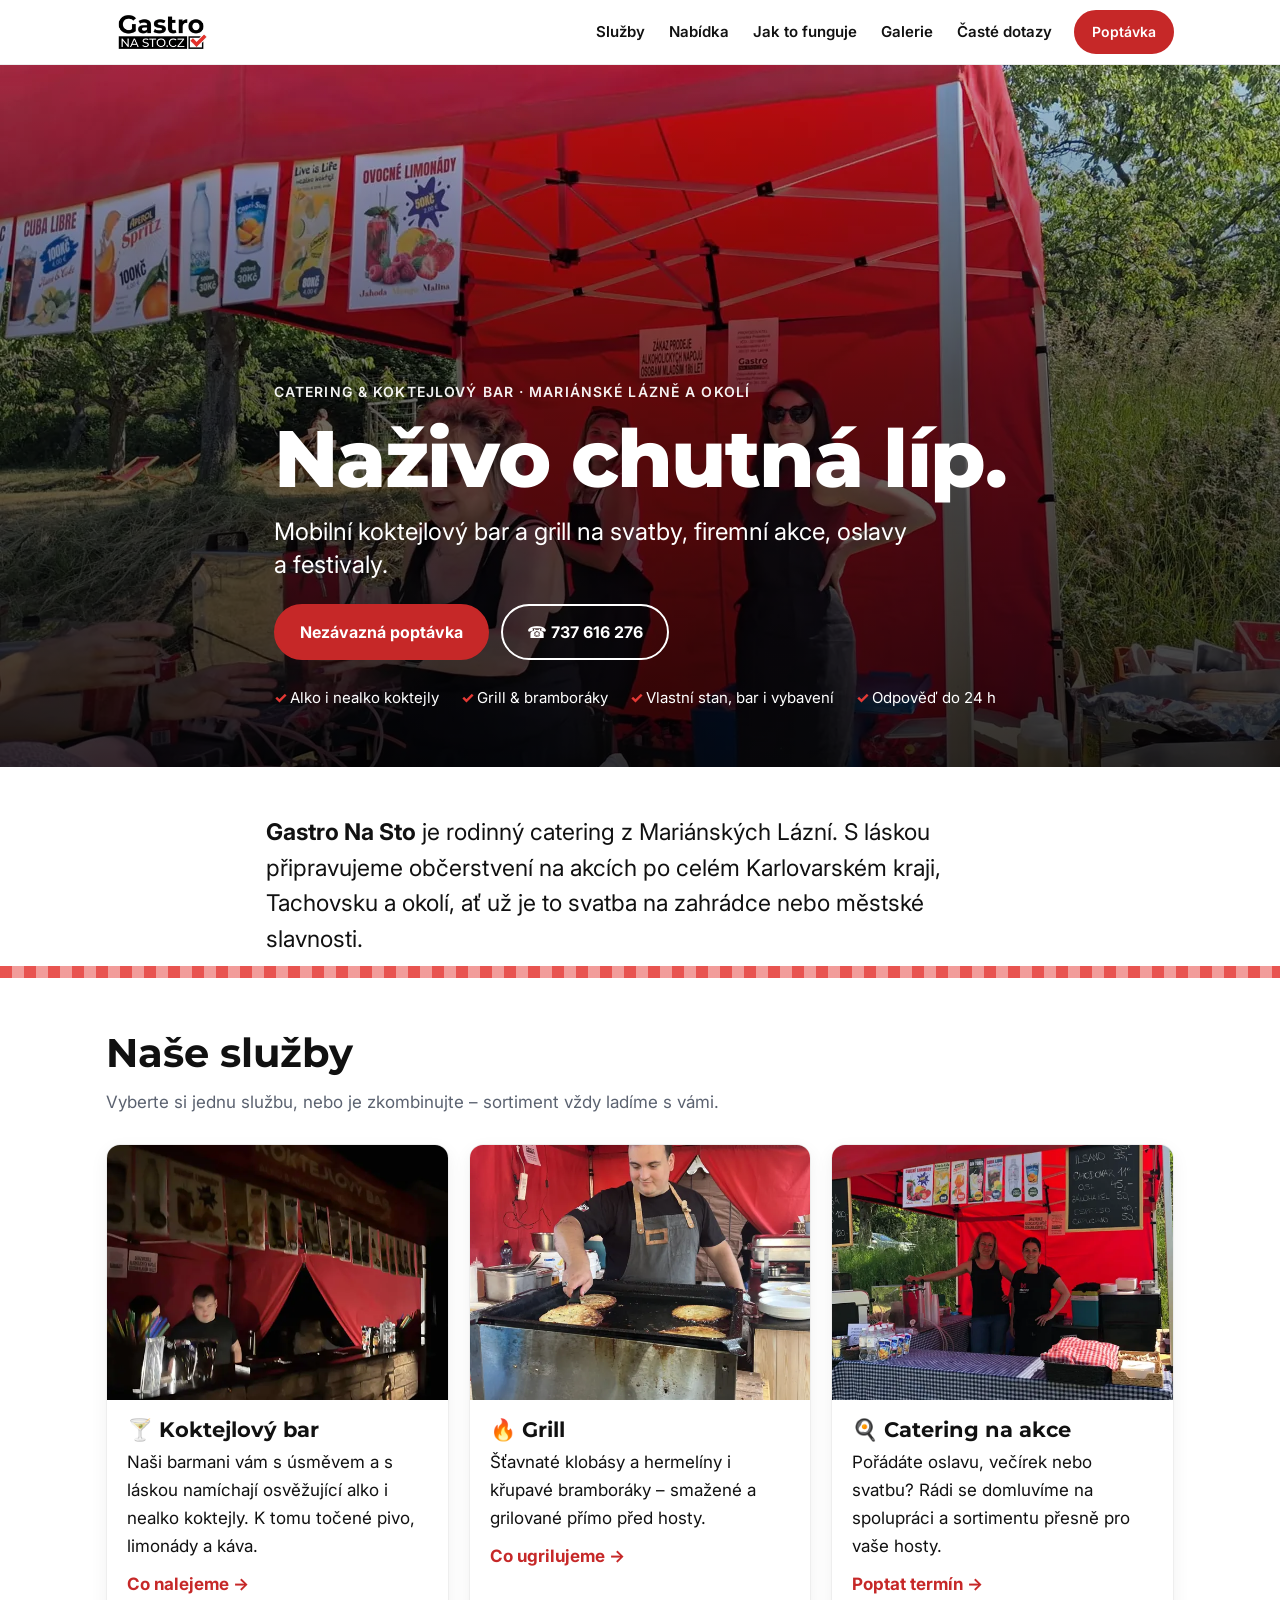
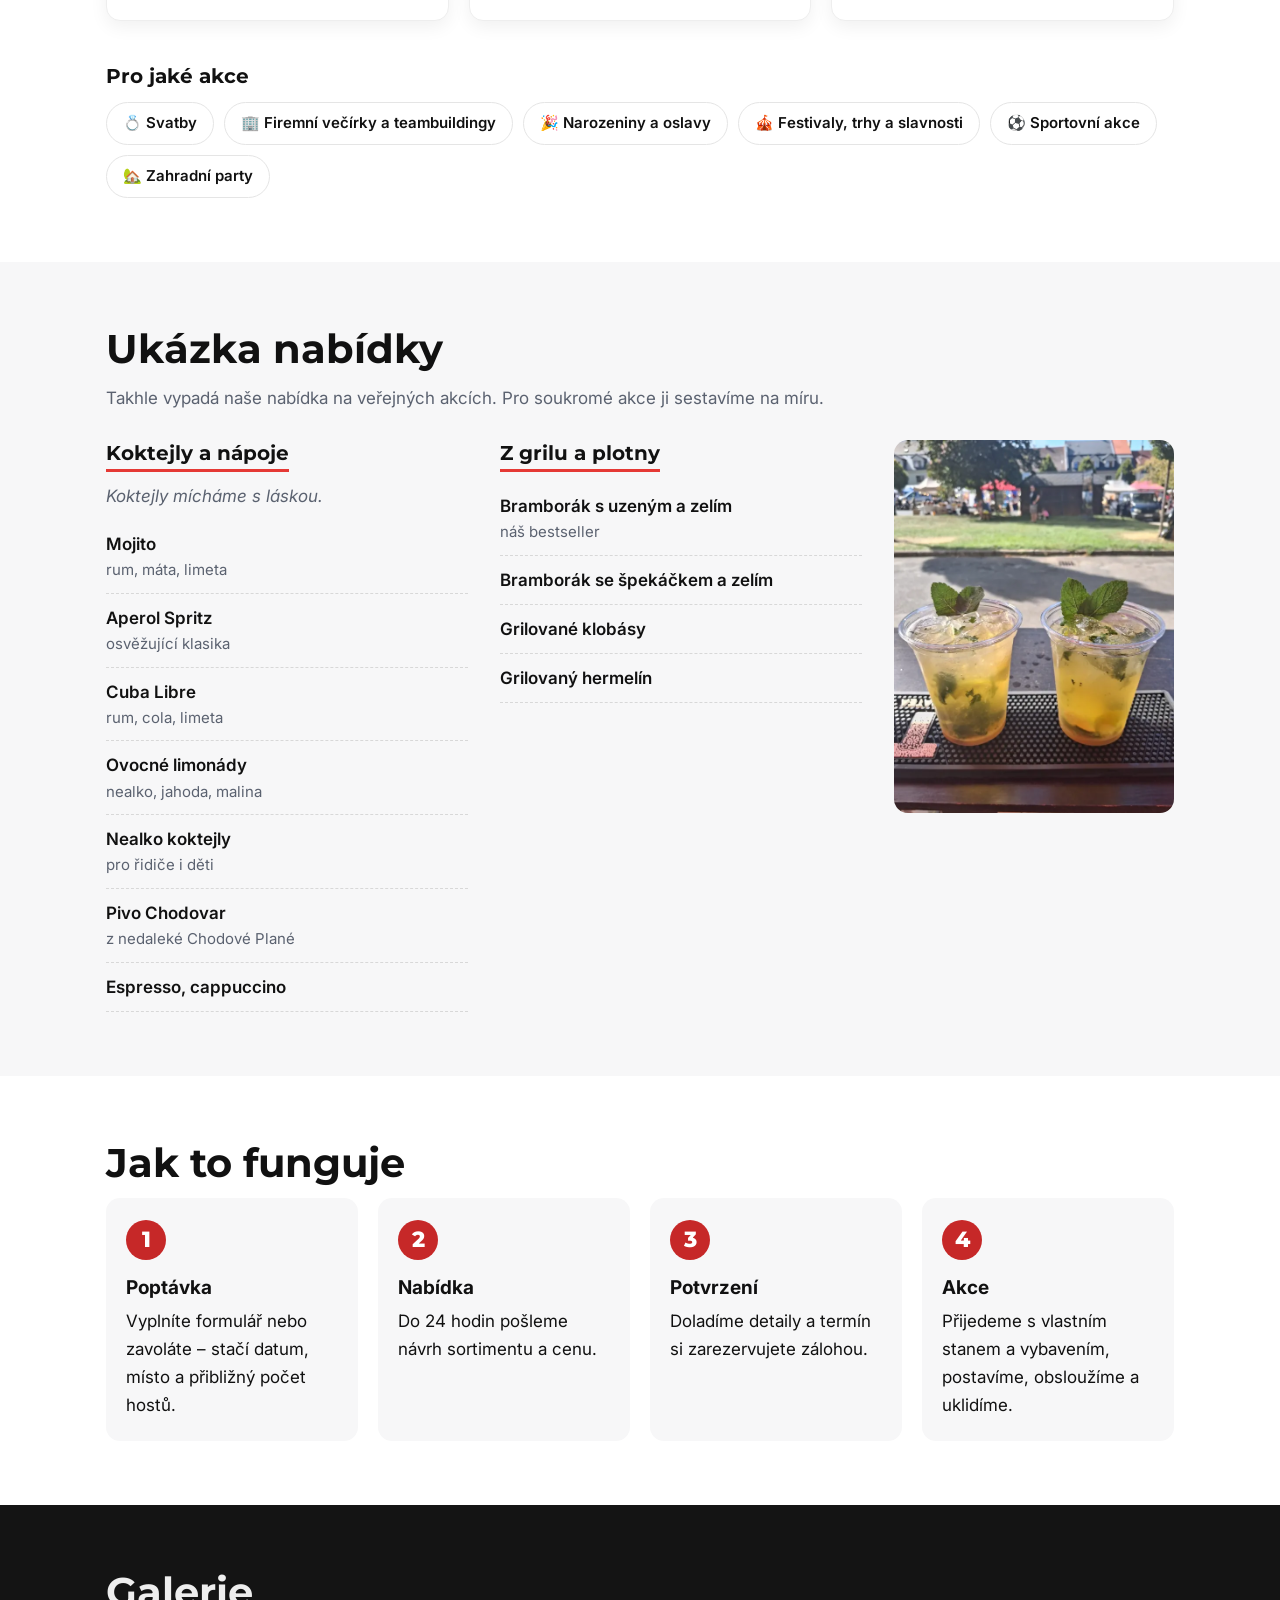
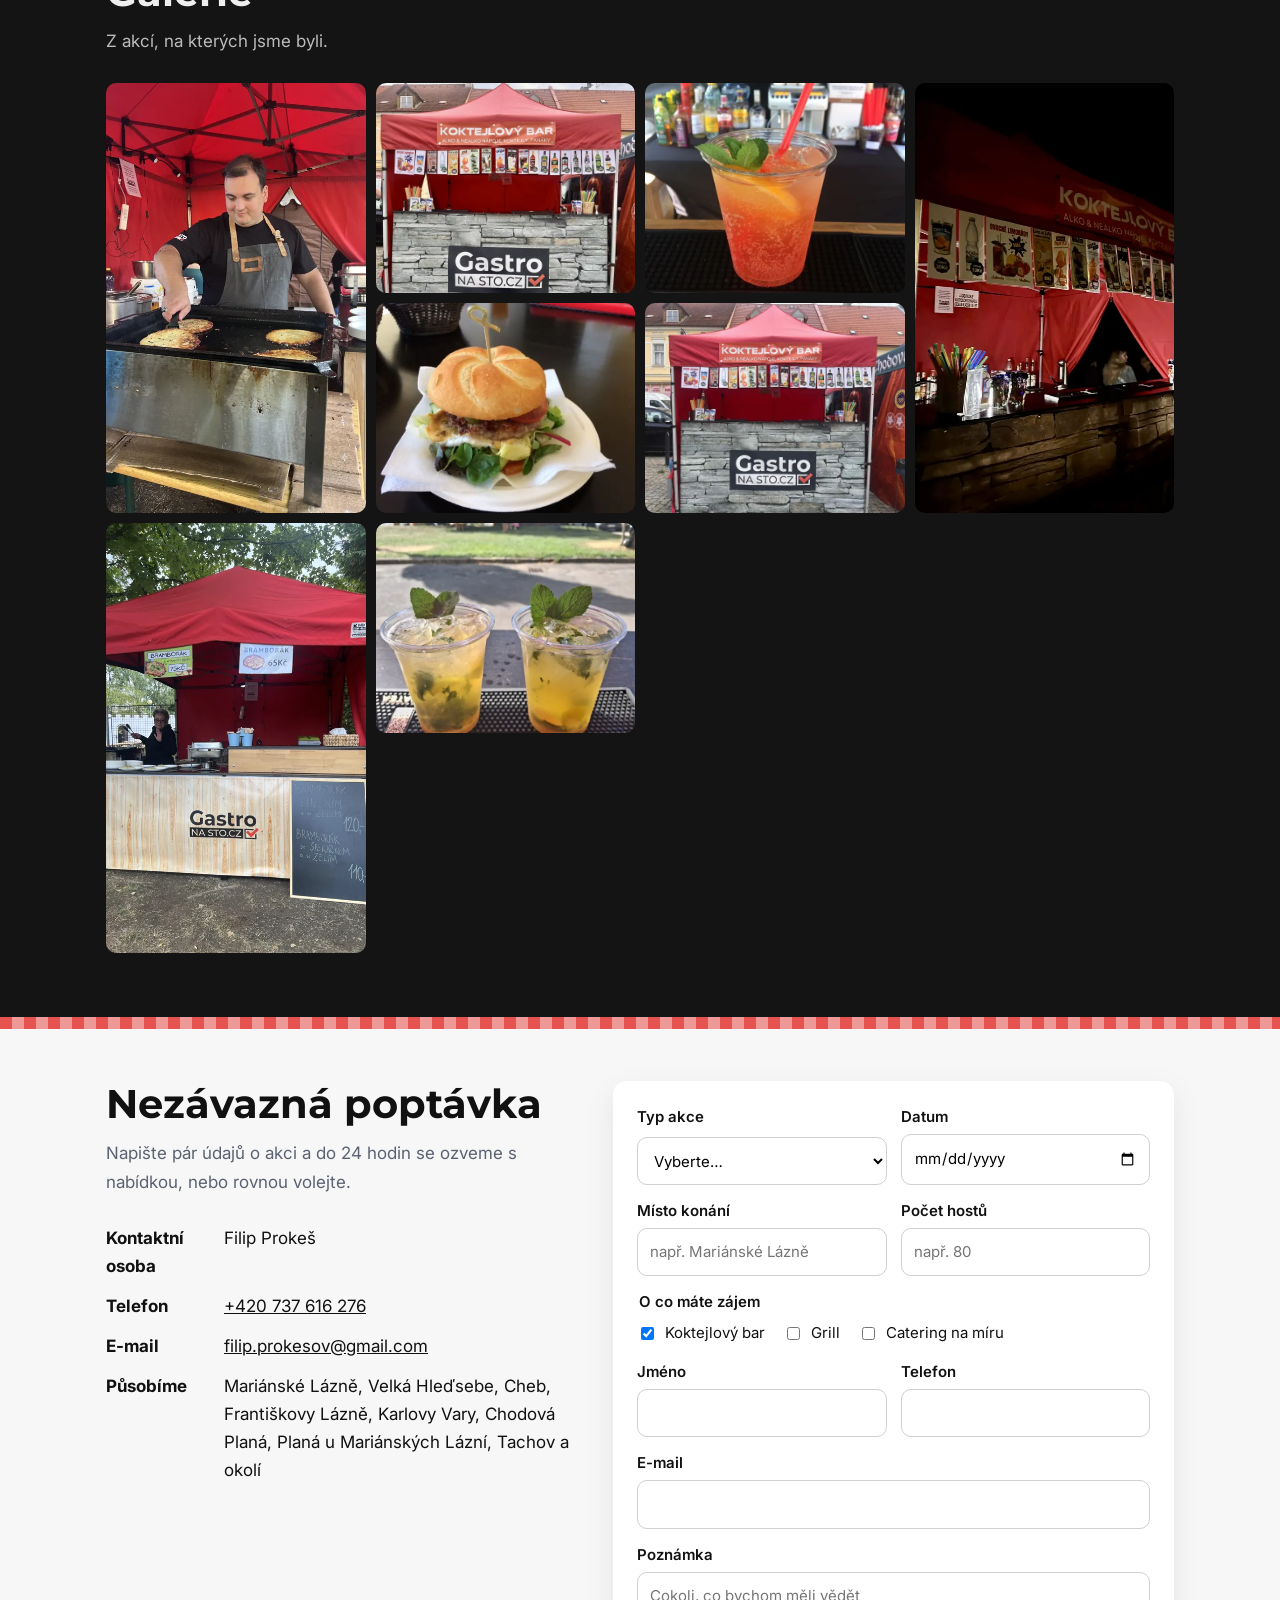
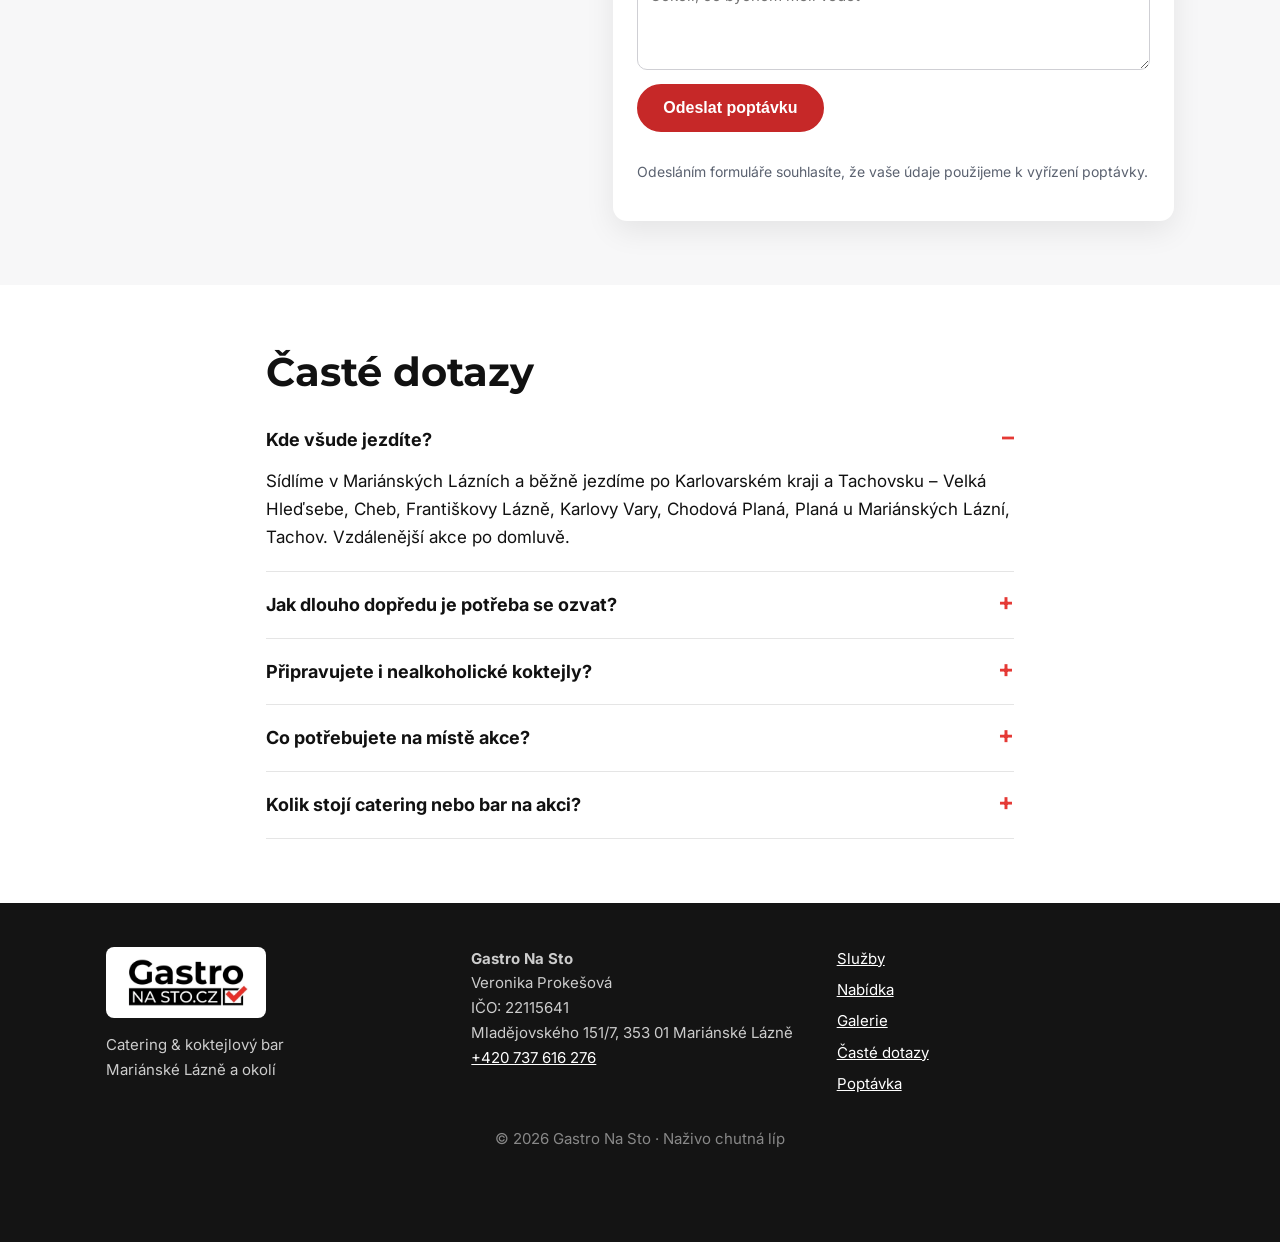
<file: navrh/index.html>
<!doctype html>
<html lang="cs">
<head>
<meta charset="utf-8">
<meta name="viewport" content="width=device-width, initial-scale=1">
<title>Catering a koktejlový bar na akce | Mariánské Lázně | Gastro Na Sto</title>
<meta name="description" content="Mobilní koktejlový bar a grill na svatby, firemní večírky, oslavy a festivaly v Mariánských Lázních a okolí. Alko i nealko koktejly, bramboráky, klobásy. Nezávazná poptávka do 24 h.">
<link rel="canonical" href="https://gastronasto.eu/">
<meta name="robots" content="index, follow, max-image-preview:large">
<meta name="theme-color" content="#c62828">

<meta property="og:type" content="website">
<meta property="og:locale" content="cs_CZ">
<meta property="og:site_name" content="Gastro Na Sto">
<meta property="og:title" content="Gastro Na Sto – catering a koktejlový bar na vaši akci">
<meta property="og:description" content="Naživo chutná líp. Koktejlový bar a grill na svatby, firemní akce a festivaly v Mariánských Lázních a okolí.">
<meta property="og:url" content="https://gastronasto.eu/">
<meta property="og:image" content="https://gastronasto.eu/img/og-image.jpg">
<meta property="og:image:width" content="1200">
<meta property="og:image:height" content="630">
<meta name="twitter:card" content="summary_large_image">

<link rel="icon" href="img/favicon-32.png" sizes="32x32">
<link rel="apple-touch-icon" href="img/apple-touch-icon.png">
<link rel="preload" as="image" href="img/hero-1280.webp" imagesrcset="img/hero-640.webp 640w, img/hero-1280.webp 1280w" imagesizes="100vw">
<link rel="preconnect" href="https://fonts.googleapis.com">
<link rel="preconnect" href="https://fonts.gstatic.com" crossorigin>
<link href="https://fonts.googleapis.com/css2?family=Montserrat:wght@700;800&family=Inter:wght@400;600&display=swap" rel="stylesheet">
<link rel="stylesheet" href="style.css">

<!-- Strukturovaná data: firma, oblast působnosti, služby, FAQ. Žluté [DOPLNIT] hodnoty je nutné vyplnit před nasazením. -->
<script type="application/ld+json">
{
  "@context": "https://schema.org",
  "@graph": [
    {
      "@type": ["LocalBusiness", "FoodEstablishment"],
      "@id": "https://gastronasto.eu/#firma",
      "name": "Gastro Na Sto",
      "slogan": "Naživo chutná líp",
      "description": "Rodinný mobilní koktejlový bar a grill z Mariánských Lázní. Catering na svatby, firemní večírky, oslavy, festivaly a trhy v Mariánských Lázních a okolí.",
      "url": "https://gastronasto.eu/",
      "logo": "https://gastronasto.eu/img/logo.png",
      "image": ["https://gastronasto.eu/img/og-image.jpg"],
      "telephone": "+420737616276",
      "email": "filip.prokesov@gmail.com",
      "priceRange": "$$",
      "servesCuisine": ["Česká kuchyně", "Grill", "Koktejly"],
      "address": {
        "@type": "PostalAddress",
        "streetAddress": "Mladějovského 151/7",
        "addressLocality": "Mariánské Lázně",
        "addressRegion": "Karlovarský kraj",
        "postalCode": "353 01",
        "addressCountry": "CZ"
      },
      "areaServed": [
        {"@type": "City", "name": "Mariánské Lázně"},
        {"@type": "City", "name": "Velká Hleďsebe"},
        {"@type": "City", "name": "Cheb"},
        {"@type": "City", "name": "Františkovy Lázně"},
        {"@type": "City", "name": "Karlovy Vary"},
        {"@type": "City", "name": "Chodová Planá"},
        {"@type": "City", "name": "Planá u Mariánských Lázní"},
        {"@type": "City", "name": "Tachov"},
        {"@type": "AdministrativeArea", "name": "Karlovarský kraj"}
      ],
      "hasOfferCatalog": {
        "@type": "OfferCatalog",
        "name": "Služby",
        "itemListElement": [
          {"@type": "Offer", "itemOffered": {"@type": "Service", "name": "Mobilní koktejlový bar", "description": "Alko i nealko koktejly, limonády, pivo a káva s obsluhou barmanů."}},
          {"@type": "Offer", "itemOffered": {"@type": "Service", "name": "Grill a street food", "description": "Klobásy, grilovaný hermelín, bramboráky."}},
          {"@type": "Offer", "itemOffered": {"@type": "Service", "name": "Catering na soukromé a firemní akce", "description": "Svatby, oslavy, firemní večírky – sortiment na míru."}}
        ]
      }
    },
    {
      "@type": "WebSite",
      "@id": "https://gastronasto.eu/#web",
      "url": "https://gastronasto.eu/",
      "name": "Gastro Na Sto",
      "inLanguage": "cs-CZ",
      "publisher": {"@id": "https://gastronasto.eu/#firma"}
    },
    {
      "@type": "FAQPage",
      "mainEntity": [
        {"@type": "Question", "name": "Kde všude jezdíte?", "acceptedAnswer": {"@type": "Answer", "text": "Sídlíme v Mariánských Lázních a běžně jezdíme po Karlovarském kraji a Tachovsku – Velká Hleďsebe, Cheb, Františkovy Lázně, Karlovy Vary, Chodová Planá, Planá u Mariánských Lázní, Tachov. Vzdálenější akce po domluvě."}},
        {"@type": "Question", "name": "Jak dlouho dopředu je potřeba se ozvat?", "acceptedAnswer": {"@type": "Answer", "text": "Na letní sezónu a svatby doporučujeme poptat 2–3 měsíce předem. Menší akce zvládneme i za pár týdnů, pokud máme volný termín."}},
        {"@type": "Question", "name": "Připravujete i nealkoholické koktejly?", "acceptedAnswer": {"@type": "Answer", "text": "Ano. Kromě klasik jako Mojito, Aperol Spritz nebo Cuba Libre připravujeme nealko verze a ovocné limonády."}},
        {"@type": "Question", "name": "Co potřebujete na místě akce?", "acceptedAnswer": {"@type": "Answer", "text": "Rovnou plochu zhruba 3 × 3 m pro stan a přípojku elektřiny 230 V. Stan, bar, grill i nádobí vozíme vlastní."}},
        {"@type": "Question", "name": "Kolik stojí catering nebo bar na akci?", "acceptedAnswer": {"@type": "Answer", "text": "Cena záleží na počtu hostů, délce akce a sortimentu. Po vyplnění poptávky pošleme nezávaznou nabídku do 24 hodin."}}
      ]
    }
  ]
}
</script>
</head>
<body>

<a class="skip" href="#obsah">Přeskočit na obsah</a>

<header class="gns-header">
  <div class="gns-wrap gns-header__in">
    <a href="#top" class="brand" aria-label="Gastro Na Sto – úvod">
      <img src="img/logo.webp" width="400" height="160" alt="Gastro Na Sto">
    </a>
    <button class="nav-toggle" aria-expanded="false" aria-controls="menu">
      <span class="sr">Menu</span><span class="bars" aria-hidden="true"></span>
    </button>
    <nav id="menu" class="nav" aria-label="Hlavní menu">
      <ul>
        <li><a href="#sluzby">Služby</a></li>
        <li><a href="#nabidka">Nabídka</a></li>
        <li><a href="#jak-to-funguje">Jak to funguje</a></li>
        <li><a href="#galerie">Galerie</a></li>
        <li><a href="#faq">Časté dotazy</a></li>
        <li class="nav-cta"><a class="gns-btn gns-btn--sm" href="#poptavka">Poptávka</a></li>
      </ul>
    </nav>
  </div>
</header>

<section id="top" class="gns-hero">
  <picture>
    <source type="image/webp" srcset="img/hero-640.webp 640w, img/hero-1280.webp 1280w" sizes="100vw">
    <img class="gns-hero__img" src="img/hero-1280.webp" alt="Obsluha Gastro Na Sto podává nápoje na letní akci pod červeným stanem" fetchpriority="high" width="1280" height="960">
  </picture>
  <div class="gns-hero__overlay"></div>
  <div class="gns-hero__inner gns-wrap">
    <p class="eyebrow">Catering &amp; koktejlový bar · Mariánské Lázně a okolí</p>
    <h1>
      <span class="display">Naživo chutná líp.</span>
      <span class="h1-sub">Mobilní koktejlový bar a grill na svatby, firemní akce, oslavy a festivaly.</span>
    </h1>
    <p class="hero-cta">
      <a class="gns-btn" href="#poptavka">Nezávazná poptávka</a>
      <a class="gns-btn gns-btn--ghost" href="tel:+420737616276">☎ 737 616 276</a>
    </p>
    <ul class="hero-points">
      <li>Alko i nealko koktejly</li>
      <li>Grill &amp; bramboráky</li>
      <li>Vlastní stan, bar i vybavení</li>
      <li><span data-todo>Odpověď do 24 h</span></li>
    </ul>
  </div>
</section>

<main id="obsah">

<!-- Krátký „odpovědní“ odstavec: přesně tohle si vytáhne Google i AI asistenti jako shrnutí firmy -->
<section class="gns-section intro">
  <div class="gns-wrap narrow">
    <p class="lead-xl">
      <strong>Gastro Na Sto</strong> je rodinný catering z Mariánských Lázní. S láskou připravujeme občerstvení
      na akcích po celém Karlovarském kraji, Tachovsku a okolí, ať už je to svatba na zahrádce nebo městské slavnosti.
    </p>
  </div>
</section>

<section id="sluzby" class="gns-section gingham-top">
  <div class="gns-wrap">
    <h2>Naše služby</h2>
    <p class="lead">Vyberte si jednu službu, nebo je zkombinujte – sortiment vždy ladíme s vámi.</p>
    <div class="cards">
      <article class="card">
        <img src="img/bar-vecer-640.webp" alt="Barman za pultem večerního koktejlového baru" loading="lazy" width="640" height="853">
        <div class="card__body">
          <h3>🍸 Koktejlový bar</h3>
          <p>Naši barmani vám s úsměvem a s láskou namíchají osvěžující alko i nealko koktejly. K tomu točené pivo, limonády a káva.</p>
          <a class="more" href="#nabidka">Co nalejeme →</a>
        </div>
      </article>
      <article class="card">
        <img src="img/kuchar-640.webp" alt="Kuchař smaží křupavé bramboráky na plotně" loading="lazy" width="640" height="853">
        <div class="card__body">
          <h3>🔥 Grill</h3>
          <p>Šťavnaté klobásy a hermelíny i křupavé bramboráky – smažené a grilované přímo před hosty.</p>
          <a class="more" href="#nabidka">Co ugrilujeme →</a>
        </div>
      </article>
      <article class="card">
        <img src="img/stanek-ubrus-640.webp" alt="Obsluha za stánkem s károvaným ubrusem" loading="lazy" width="640" height="853">
        <div class="card__body">
          <h3>🍳 Catering na akce</h3>
          <p>Pořádáte oslavu, večírek nebo svatbu? Rádi se domluvíme na spolupráci a sortimentu přesně pro vaše hosty.</p>
          <a class="more" href="#poptavka">Poptat termín →</a>
        </div>
      </article>
    </div>

    <h3 class="sub-h">Pro jaké akce</h3>
    <ul class="chips">
      <li>💍 Svatby</li><li>🏢 Firemní večírky a teambuildingy</li><li>🎉 Narozeniny a oslavy</li>
      <li>🎪 Festivaly, trhy a slavnosti</li><li>⚽ Sportovní akce</li><li>🏡 Zahradní party</li>
    </ul>
  </div>
</section>

<section id="nabidka" class="gns-section gns-section--alt">
  <div class="gns-wrap">
    <h2>Ukázka nabídky</h2>
    <p class="lead">Takhle vypadá naše nabídka na veřejných akcích. Pro soukromé akce ji sestavíme na míru.</p>
    <div class="menu-grid">
      <div class="menu-col">
        <h3>Koktejly a nápoje</h3>
        <p class="menu-note">Koktejly mícháme s láskou.</p>
        <ul class="menu">
          <li><span>Mojito</span><em>rum, máta, limeta</em></li>
          <li><span>Aperol Spritz</span><em>osvěžující klasika</em></li>
          <li><span>Cuba Libre</span><em>rum, cola, limeta</em></li>
          <li><span>Ovocné limonády</span><em>nealko, jahoda, malina</em></li>
          <li><span>Nealko koktejly</span><em>pro řidiče i děti</em></li>
          <li><span>Pivo Chodovar</span><em>z nedaleké Chodové Plané</em></li>
          <li><span>Espresso, cappuccino</span><em></em></li>
        </ul>
      </div>
      <div class="menu-col">
        <h3>Z grilu a plotny</h3>
        <ul class="menu">
          <li><span>Bramborák s uzeným a zelím</span><em>náš bestseller</em></li>
          <li><span>Bramborák se špekáčkem a zelím</span><em></em></li>
          <li><span>Grilované klobásy</span><em></em></li>
          <li><span>Grilovaný hermelín</span><em></em></li>
        </ul>
      </div>
      <figure class="menu-photo">
        <img src="img/mojito-640.webp" alt="Dvě mojita s čerstvou mátou na barovém pultu" loading="lazy" width="640" height="853">
      </figure>
    </div>
  </div>
</section>

<section id="jak-to-funguje" class="gns-section">
  <div class="gns-wrap">
    <h2>Jak to funguje</h2>
    <ol class="steps">
      <li><strong>Poptávka</strong><span>Vyplníte formulář nebo zavoláte – stačí datum, místo a přibližný počet hostů.</span></li>
      <li><strong>Nabídka</strong><span>Do <span data-todo>24 hodin</span> pošleme návrh sortimentu a cenu.</span></li>
      <li><strong>Potvrzení</strong><span>Doladíme detaily a termín si zarezervujete <span data-todo>zálohou</span>.</span></li>
      <li><strong>Akce</strong><span>Přijedeme s vlastním stanem a vybavením, postavíme, obsloužíme a uklidíme.</span></li>
    </ol>
  </div>
</section>

<section id="galerie" class="gns-section gns-section--dark">
  <div class="gns-wrap">
    <h2>Galerie</h2>
    <p class="lead">Z akcí, na kterých jsme byli.</p>
    <div class="gallery">
      <a href="img/kuchar-1280.webp" class="g-tall"><img src="img/kuchar-640.webp" alt="Kuchař smaží bramboráky na plotně pod červeným stanem" loading="lazy" width="640" height="853"></a>
      <a href="img/bar-pult-1280.webp"><img src="img/bar-pult-640.webp" alt="Mobilní koktejlový bar s kamenným pultem a logem Gastro Na Sto" loading="lazy" width="640" height="512"></a>
      <a href="img/spritz-640.webp"><img src="img/spritz-640.webp" alt="Oranžový spritz s mátou a pomerančem" loading="lazy" width="640" height="853"></a>
      <a href="img/bar-vecer-2-1280.webp" class="g-tall"><img src="img/bar-vecer-2-640.webp" alt="Večerní koktejlový bar s nabídkou nápojů na červené plachtě" loading="lazy" width="640" height="853"></a>
      <a href="img/hamburger-640.webp"><img src="img/hamburger-640.webp" alt="Hamburger se salátem na talíři" loading="lazy" width="640" height="480"></a>
      <a href="img/namesti-1280.webp"><img src="img/namesti-640.webp" alt="Koktejlový bar Gastro Na Sto na náměstí" loading="lazy" width="640" height="480"></a>
      <a href="img/bramboraky-stanek-1280.webp" class="g-tall"><img src="img/bramboraky-stanek-640.webp" alt="Stánek s bramboráky, dřevěný pult a tabule s nabídkou" loading="lazy" width="640" height="853"></a>
      <a href="img/mojito-640.webp"><img src="img/mojito-640.webp" alt="Dvě mojita s mátou" loading="lazy" width="640" height="853"></a>
    </div>
  </div>
</section>

<section id="poptavka" class="gns-section gns-section--alt gingham-top">
  <div class="gns-wrap form-wrap">
    <div>
      <h2>Nezávazná poptávka</h2>
      <p class="lead">Napište pár údajů o akci a do <span data-todo>24 hodin</span> se ozveme s nabídkou, nebo rovnou volejte.</p>
      <ul class="contact">
        <li><strong>Kontaktní osoba</strong><span>Filip Prokeš</span></li>
        <li><strong>Telefon</strong><a href="tel:+420737616276">+420 737 616 276</a></li>
        <li><strong>E-mail</strong><a href="mailto:filip.prokesov@gmail.com"><span data-todo>filip.prokesov@gmail.com</span></a></li>
        <li><strong>Působíme</strong><span>Mariánské Lázně, Velká Hleďsebe, Cheb, Františkovy Lázně, Karlovy Vary, Chodová Planá, Planá u Mariánských Lázní, Tachov a okolí</span></li>
      </ul>
    </div>
    <form class="form" id="poptavka-form" action="https://formsubmit.co/filip.prokesov@gmail.com" method="post">
      <input type="hidden" name="_subject" value="Nová poptávka z webu gastronasto.eu">
      <input type="hidden" name="_template" value="table">
      <input type="hidden" name="_captcha" value="false">
      <input type="hidden" name="_next" value="https://gastronasto.eu/#poptavka-odeslano">
      <input type="text" name="_honey" class="sr" tabindex="-1" autocomplete="off" aria-hidden="true">
      <div class="row">
        <label>Typ akce
          <select name="Typ akce" required>
            <option value="">Vyberte…</option><option>Svatba</option><option>Firemní akce</option><option>Oslava / narozeniny</option><option>Festival / trh / slavnost</option><option>Jiné</option>
          </select>
        </label>
        <label>Datum<input type="date" name="Datum" required></label>
      </div>
      <div class="row">
        <label>Místo konání<input name="Místo konání" placeholder="např. Mariánské Lázně" required></label>
        <label>Počet hostů<input type="number" name="Počet hostů" min="1" inputmode="numeric" placeholder="např. 80"></label>
      </div>
      <fieldset>
        <legend>O co máte zájem</legend>
        <label class="check"><input type="checkbox" name="Koktejlový bar" value="ano" checked> Koktejlový bar</label>
        <label class="check"><input type="checkbox" name="Grill" value="ano"> Grill</label>
        <label class="check"><input type="checkbox" name="Catering na míru" value="ano"> Catering na míru</label>
      </fieldset>
      <div class="row">
        <label>Jméno<input name="Jméno" autocomplete="name" required></label>
        <label>Telefon<input type="tel" name="Telefon" autocomplete="tel" required></label>
      </div>
      <label>E-mail<input type="email" name="email" autocomplete="email"></label>
      <label>Poznámka<textarea name="Poznámka" rows="3" placeholder="Cokoli, co bychom měli vědět"></textarea></label>
      <button class="gns-btn" type="submit">Odeslat poptávku</button>
      <p class="form-msg" id="form-msg" role="status" aria-live="polite" hidden></p>
      <p class="muted small">Odesláním formuláře souhlasíte, že vaše údaje použijeme k vyřízení poptávky.</p>
    </form>
  </div>
</section>

<section id="faq" class="gns-section">
  <div class="gns-wrap narrow">
    <h2>Časté dotazy</h2>
    <details open><summary>Kde všude jezdíte?</summary><p>Sídlíme v Mariánských Lázních a běžně jezdíme po Karlovarském kraji a Tachovsku – Velká Hleďsebe, Cheb, Františkovy Lázně, Karlovy Vary, Chodová Planá, Planá u Mariánských Lázní, Tachov. <span data-todo>Vzdálenější akce po domluvě.</span></p></details>
    <details><summary>Jak dlouho dopředu je potřeba se ozvat?</summary><p><span data-todo>Na letní sezónu a svatby doporučujeme poptat 2–3 měsíce předem.</span> Menší akce zvládneme i za pár týdnů, pokud máme volný termín.</p></details>
    <details><summary>Připravujete i nealkoholické koktejly?</summary><p>Ano. Kromě klasik jako Mojito, Aperol Spritz nebo Cuba Libre připravujeme nealko verze a ovocné limonády.</p></details>
    <details><summary>Co potřebujete na místě akce?</summary><p><span data-todo>Rovnou plochu zhruba 3 × 3 m pro stan a přípojku elektřiny 230 V.</span> Stan, bar, grill i nádobí vozíme vlastní.</p></details>
    <details><summary>Kolik stojí catering nebo bar na akci?</summary><p>Cena záleží na počtu hostů, délce akce a sortimentu. Po vyplnění poptávky pošleme nezávaznou nabídku <span data-todo>do 24 hodin</span>.</p></details>
  </div>
</section>

</main>

<footer class="gns-footer">
  <div class="gns-wrap footer-grid">
    <div>
      <img src="img/logo.webp" width="200" height="80" alt="Gastro Na Sto" loading="lazy">
      <p>Catering &amp; koktejlový bar<br>Mariánské Lázně a okolí</p>
    </div>
    <address>
      <strong>Gastro Na Sto</strong><br>
      Veronika Prokešová<br>
      IČO: 22115641<br>
      Mladějovského 151/7, 353 01 Mariánské Lázně<br>
      <a href="tel:+420737616276">+420 737 616 276</a>
    </address>
    <nav aria-label="Patička">
      <a href="#sluzby">Služby</a><a href="#nabidka">Nabídka</a><a href="#galerie">Galerie</a><a href="#faq">Časté dotazy</a><a href="#poptavka">Poptávka</a>
    </nav>
  </div>
  <p class="copy">&copy; 2026 Gastro Na Sto · Naživo chutná líp</p>
</footer>

<a class="mobile-call" href="tel:+420737616276">☎ Zavolat</a>

<script>
  const t=document.querySelector('.nav-toggle'),m=document.getElementById('menu');
  t.addEventListener('click',()=>{const o=t.getAttribute('aria-expanded')==='true';t.setAttribute('aria-expanded',!o);m.classList.toggle('open',!o);});
  m.addEventListener('click',e=>{if(e.target.closest('a')){t.setAttribute('aria-expanded','false');m.classList.remove('open');}});
  const f=document.getElementById('poptavka-form'),msg=document.getElementById('form-msg');
  const ukaz=(text,ok)=>{msg.textContent=text;msg.className='form-msg '+(ok?'ok':'err');msg.hidden=false;};
  if(location.hash==='#poptavka-odeslano'){ukaz('Děkujeme, poptávka dorazila. Ozveme se vám co nejdřív.',true);document.getElementById('poptavka').scrollIntoView();}
  f.addEventListener('submit',async e=>{
    e.preventDefault();
    const btn=f.querySelector('button[type=submit]');btn.disabled=true;
    try{
      const r=await fetch(f.action.replace('formsubmit.co/','formsubmit.co/ajax/'),{method:'POST',headers:{'Accept':'application/json'},body:new FormData(f)});
      const d=await r.json();
      if(!r.ok||String(d.success)!=='true')throw new Error(d.message||'chyba');
      f.reset();ukaz('Děkujeme, poptávka dorazila. Ozveme se vám co nejdřív.',true);
    }catch(err){ukaz('Poptávku se nepodařilo odeslat. Zavolejte nám prosím na 737 616 276 nebo napište na filip.prokesov@gmail.com.',false);}
    btn.disabled=false;
  });
</script>
</body>
</html>
</file>
<file: navrh/style.css>
/* Gastro Na Sto – návrh redesignu
   Vychází z původního tématu gns-bistro-editable: stejné tokeny, sticky hlavička,
   hero s tmavým překryvem, karty se zaoblením 14px, pilulková tlačítka.
   Nové: Montserrat (odpovídá písmu loga), károvaný motiv ubrusu, tmavá galerie. */

:root{
  --c-text:#111;
  --c-accent:#c62828;        /* původní #e53935 ztmavená kvůli kontrastu bílého textu (4,2:1 → 5,6:1) */
  --c-accent-bright:#e53935; /* původní červená – dekorace, ikony, hover */
  --c-bg:#fff;
  --c-muted:#5b6270;
  --c-card:#f7f7f8;
  --c-dark:#141414;
  --max:1100px;
  --radius:14px;
  --gingham:repeating-linear-gradient(90deg,rgba(229,57,53,.9) 0 12px,transparent 12px 24px),
            repeating-linear-gradient(0deg,rgba(229,57,53,.55) 0 12px,#fff 12px 24px);
}
*{box-sizing:border-box}
html{scroll-behavior:smooth;scroll-padding-top:76px}
body{margin:0;font:17px/1.65 Inter,system-ui,-apple-system,"Segoe UI",Roboto,Arial,sans-serif;color:var(--c-text);background:var(--c-bg)}
img{max-width:100%;height:auto;display:block}
h1,h2,h3{font-family:Montserrat,Inter,system-ui,sans-serif;line-height:1.15}
a{color:var(--c-accent)}
:focus-visible{outline:3px solid var(--c-accent-bright);outline-offset:3px}
.sr{position:absolute;width:1px;height:1px;overflow:hidden;clip-path:inset(50%)}
.skip{position:absolute;left:-999px;top:0;background:#000;color:#fff;padding:8px 12px;z-index:100}
.skip:focus{left:8px}
.gns-wrap{max-width:var(--max);margin:0 auto;padding:0 16px}
.narrow{max-width:780px}
.center{text-align:center}
.muted{color:var(--c-muted)}
.small{font-size:14px}

/* ====== Prototyp – zvýraznění k doplnění ====== */
.proto-bar{background:#fff8c5;border-bottom:1px solid #e6d96a;font-size:14px;padding:6px 16px;text-align:center}
.proto-bar button{margin-left:8px;font:inherit;cursor:pointer}
.todo-mark{background:#ffe95c}
.show-todo [data-todo]{background:#ffe95c;box-shadow:0 0 0 2px #ffe95c;border-radius:2px;color:#111}

/* ====== Header ====== */
.gns-header{position:sticky;top:0;z-index:50;background:#fff;border-bottom:1px solid #eee}
.gns-header__in{display:flex;align-items:center;justify-content:space-between;min-height:64px}
.brand img{height:44px;width:auto}
.nav ul{list-style:none;margin:0;padding:0;display:flex;align-items:center;gap:4px}
.nav a{display:block;padding:8px 10px;text-decoration:none;color:var(--c-text);font-weight:600;font-size:15px}
.nav a:hover{color:var(--c-accent-bright)}
.nav .nav-cta a{color:#fff;margin-left:8px}
.nav-toggle{display:none;background:none;border:0;padding:10px;cursor:pointer}
.bars,.bars::before,.bars::after{display:block;width:24px;height:2px;background:#111;position:relative;content:""}
.bars::before{position:absolute;top:-7px}.bars::after{position:absolute;top:7px}

/* ====== Buttons ====== */
.gns-btn{display:inline-block;padding:13px 24px;border-radius:9999px;background:var(--c-accent);color:#fff;font-weight:700;text-decoration:none;border:2px solid var(--c-accent);font-size:16px;cursor:pointer;transition:filter .15s,transform .15s}
.gns-btn:hover{filter:brightness(1.08);transform:translateY(-1px)}
.gns-btn--sm{padding:8px 16px!important;font-size:14px!important}
.gns-btn--ghost{background:transparent;border-color:#fff;color:#fff}

/* ====== Hero ====== */
.gns-hero{position:relative;min-height:min(78vh,720px);display:grid;align-items:end;color:#fff;overflow:hidden;background:#000}
.gns-hero__img{position:absolute;inset:0;width:100%;height:100%;object-fit:cover;object-position:50% 40%}
.gns-hero__overlay{position:absolute;inset:0;background:linear-gradient(180deg,rgba(0,0,0,.15) 0%,rgba(0,0,0,.55) 45%,rgba(0,0,0,.8) 100%)}
.gns-hero__inner{position:relative;padding-top:80px;padding-bottom:56px}
.eyebrow{text-transform:uppercase;letter-spacing:.08em;font-size:14px;font-weight:600;margin:0 0 10px;opacity:.95}
.gns-hero h1{margin:0 0 22px}
.display{display:block;font-weight:800;font-size:clamp(40px,8vw,80px);letter-spacing:-.02em}
.h1-sub{display:block;font-family:Inter,system-ui,sans-serif;font-weight:400;font-size:clamp(18px,2.4vw,24px);line-height:1.4;margin-top:10px;max-width:640px}
.hero-cta{display:flex;flex-wrap:wrap;gap:12px;margin:0 0 26px}
.hero-points{list-style:none;margin:0;padding:0;display:flex;flex-wrap:wrap;gap:8px 22px;font-size:15px}
.hero-points li::before{content:"✓ ";color:var(--c-accent-bright);font-weight:800}

/* ====== Sections ====== */
.gns-section{padding:64px 0}
.gns-section--alt{background:var(--c-card)}
.gns-section--dark{background:var(--c-dark);color:#eee}
.gns-section--dark a{color:#ff8a80}
.gns-section h2{font-size:clamp(28px,4vw,40px);margin:0 0 12px}
.gns-section .lead{color:var(--c-muted);margin:0 0 28px;max-width:720px}
.gns-section--dark .lead{color:#bbb}
.gingham-top{position:relative}
.gingham-top::before{content:"";position:absolute;left:0;right:0;top:0;height:12px;background:var(--gingham);opacity:.9}
.intro{padding:48px 0 8px}
.lead-xl{font-size:clamp(19px,2.2vw,23px);line-height:1.55;margin:0}
.lead-xl + .lead{margin:16px 0 0}
.sub-h{margin:44px 0 14px;font-size:20px}

.cards{display:grid;grid-template-columns:repeat(auto-fit,minmax(260px,1fr));gap:20px}
.card{background:#fff;border:1px solid #eee;border-radius:var(--radius);overflow:hidden;box-shadow:0 6px 18px rgba(0,0,0,.06);display:flex;flex-direction:column}
.card img{aspect-ratio:4/3;object-fit:cover;width:100%}
.card__body{padding:18px 20px 22px}
.card h3{margin:0 0 6px;font-size:21px}
.card p{margin:0 0 10px}
.more{font-weight:700;text-decoration:none}

.chips{list-style:none;margin:0;padding:0;display:flex;flex-wrap:wrap;gap:10px}
.chips li{background:#fff;border:1px solid #e5e5e5;border-radius:9999px;padding:8px 16px;font-weight:600;font-size:15px}

/* ====== Nabídka ====== */
.menu-grid{display:grid;grid-template-columns:1fr 1fr 280px;gap:32px;align-items:start}
.menu-note{margin:0 0 10px;font-style:italic;color:var(--c-muted)}
.menu-col h3{margin:0 0 10px;font-size:20px;border-bottom:3px solid var(--c-accent-bright);display:inline-block;padding-bottom:4px}
.menu{list-style:none;margin:0;padding:0}
.menu li{display:flex;flex-direction:column;padding:10px 0;border-bottom:1px dashed #d8d8d8}
.menu span{font-weight:600}
.menu em{font-style:normal;color:var(--c-muted);font-size:15px}
.menu-photo{margin:0}
.menu-photo img{border-radius:var(--radius);aspect-ratio:3/4;object-fit:cover}

/* ====== Kroky ====== */
.steps{list-style:none;margin:0;padding:0;display:grid;grid-template-columns:repeat(auto-fit,minmax(220px,1fr));gap:20px;counter-reset:s}
.steps li{counter-increment:s;background:var(--c-card);border-radius:var(--radius);padding:22px 20px;position:relative}
.steps li::before{content:counter(s);font-family:Montserrat,sans-serif;font-weight:800;font-size:22px;color:#fff;background:var(--c-accent);width:40px;height:40px;border-radius:50%;display:grid;place-items:center;margin-bottom:12px}
.steps strong{display:block;font-size:19px;margin-bottom:4px}

/* ====== Galerie ====== */
.gallery{display:grid;grid-template-columns:repeat(4,1fr);grid-auto-rows:210px;grid-auto-flow:dense;gap:10px}
.gallery a{border-radius:10px;overflow:hidden;display:block}
.gallery img{width:100%;height:100%;object-fit:cover;transition:transform .3s}
.gallery a:hover img{transform:scale(1.04)}
.g-tall{grid-row:span 2}

/* ====== Reference ====== */
.quote{font-size:21px;font-style:italic;margin:0 0 12px;padding:24px;border-left:5px solid var(--c-accent-bright);background:var(--c-card);border-radius:0 var(--radius) var(--radius) 0;text-align:left}
.quote cite{display:block;margin-top:10px;font-size:15px;font-style:normal;color:var(--c-muted)}

/* ====== Poptávka ====== */
.form-wrap{display:grid;grid-template-columns:1fr 1.2fr;gap:40px;align-items:start}
.contact{list-style:none;margin:0;padding:0;display:grid;gap:12px}
.contact li{display:grid;grid-template-columns:110px 1fr;gap:8px}
.contact a{color:var(--c-text)}
.form{background:#fff;border-radius:var(--radius);padding:24px;box-shadow:0 10px 30px rgba(0,0,0,.08);display:grid;gap:14px}
.form .row{display:grid;grid-template-columns:1fr 1fr;gap:14px}
.form label{display:grid;gap:4px;font-weight:600;font-size:15px}
.form input,.form select,.form textarea{font:inherit;font-weight:400;padding:11px 12px;border:1px solid #cfcfd4;border-radius:10px;width:100%;background:#fff}
.form input:focus,.form select:focus,.form textarea:focus{border-color:var(--c-accent);outline:2px solid rgba(198,40,40,.2)}
.form fieldset{border:0;padding:0;margin:0;display:flex;flex-wrap:wrap;gap:8px 18px}
.form legend{font-weight:600;font-size:15px;margin-bottom:6px;width:100%}
.form .check{display:flex;align-items:center;gap:8px;font-weight:400}
.form .check input{width:auto}
.form-msg{margin:0;padding:12px 14px;border-radius:10px;font-weight:600}
.form-msg.ok{background:#e8f5e9;color:#1b5e20}
.form-msg.err{background:#fdecea;color:#8e1c1c}
.form .gns-btn{justify-self:start}

/* ====== FAQ ====== */
details{border-bottom:1px solid #e5e5e5;padding:6px 0}
summary{cursor:pointer;font-weight:700;font-size:18px;padding:12px 0;list-style:none;display:flex;justify-content:space-between;gap:12px}
summary::-webkit-details-marker{display:none}
summary::after{content:"+";color:var(--c-accent-bright);font-size:24px;line-height:1}
details[open] summary::after{content:"–"}
details p{margin:0 0 14px}

/* ====== Footer ====== */
.gns-footer{background:var(--c-dark);color:#ccc;padding:44px 0 90px;font-size:15px}
.gns-footer a{color:#fff}
.footer-grid{display:grid;grid-template-columns:1fr 1fr 1fr;gap:28px}
.gns-footer img{background:#fff;border-radius:8px;padding:6px;margin-bottom:10px;width:160px}
.gns-footer address{font-style:normal}
.gns-footer nav{display:grid;gap:6px}
.copy{text-align:center;color:#888;margin:30px 0 0}
.mobile-call{display:none}

/* ====== Responsivita ====== */
@media (max-width:900px){
  .menu-grid{grid-template-columns:1fr 1fr}
  .menu-photo{display:none}
  .form-wrap{grid-template-columns:1fr}
  .gallery{grid-template-columns:repeat(2,1fr);grid-auto-rows:180px}
  .footer-grid{grid-template-columns:1fr}
}
@media (max-width:760px){
  .nav-toggle{display:block}
  .nav{position:absolute;left:0;right:0;top:100%;background:#fff;border-bottom:1px solid #eee;display:none}
  .nav.open{display:block}
  .nav ul{flex-direction:column;align-items:stretch;padding:8px 16px 16px}
  .nav a{padding:12px 4px;font-size:17px}
  .nav .nav-cta a{margin:8px 0 0;text-align:center}
  .menu-grid{grid-template-columns:1fr}
  .form .row{grid-template-columns:1fr}
  .contact li{grid-template-columns:1fr;gap:0}
  .mobile-call{display:block;position:fixed;right:16px;bottom:16px;z-index:60;background:var(--c-accent);color:#fff;font-weight:700;text-decoration:none;padding:14px 20px;border-radius:9999px;box-shadow:0 8px 24px rgba(0,0,0,.25)}
}
@media (prefers-reduced-motion:reduce){*{scroll-behavior:auto!important;transition:none!important}}
</file>
